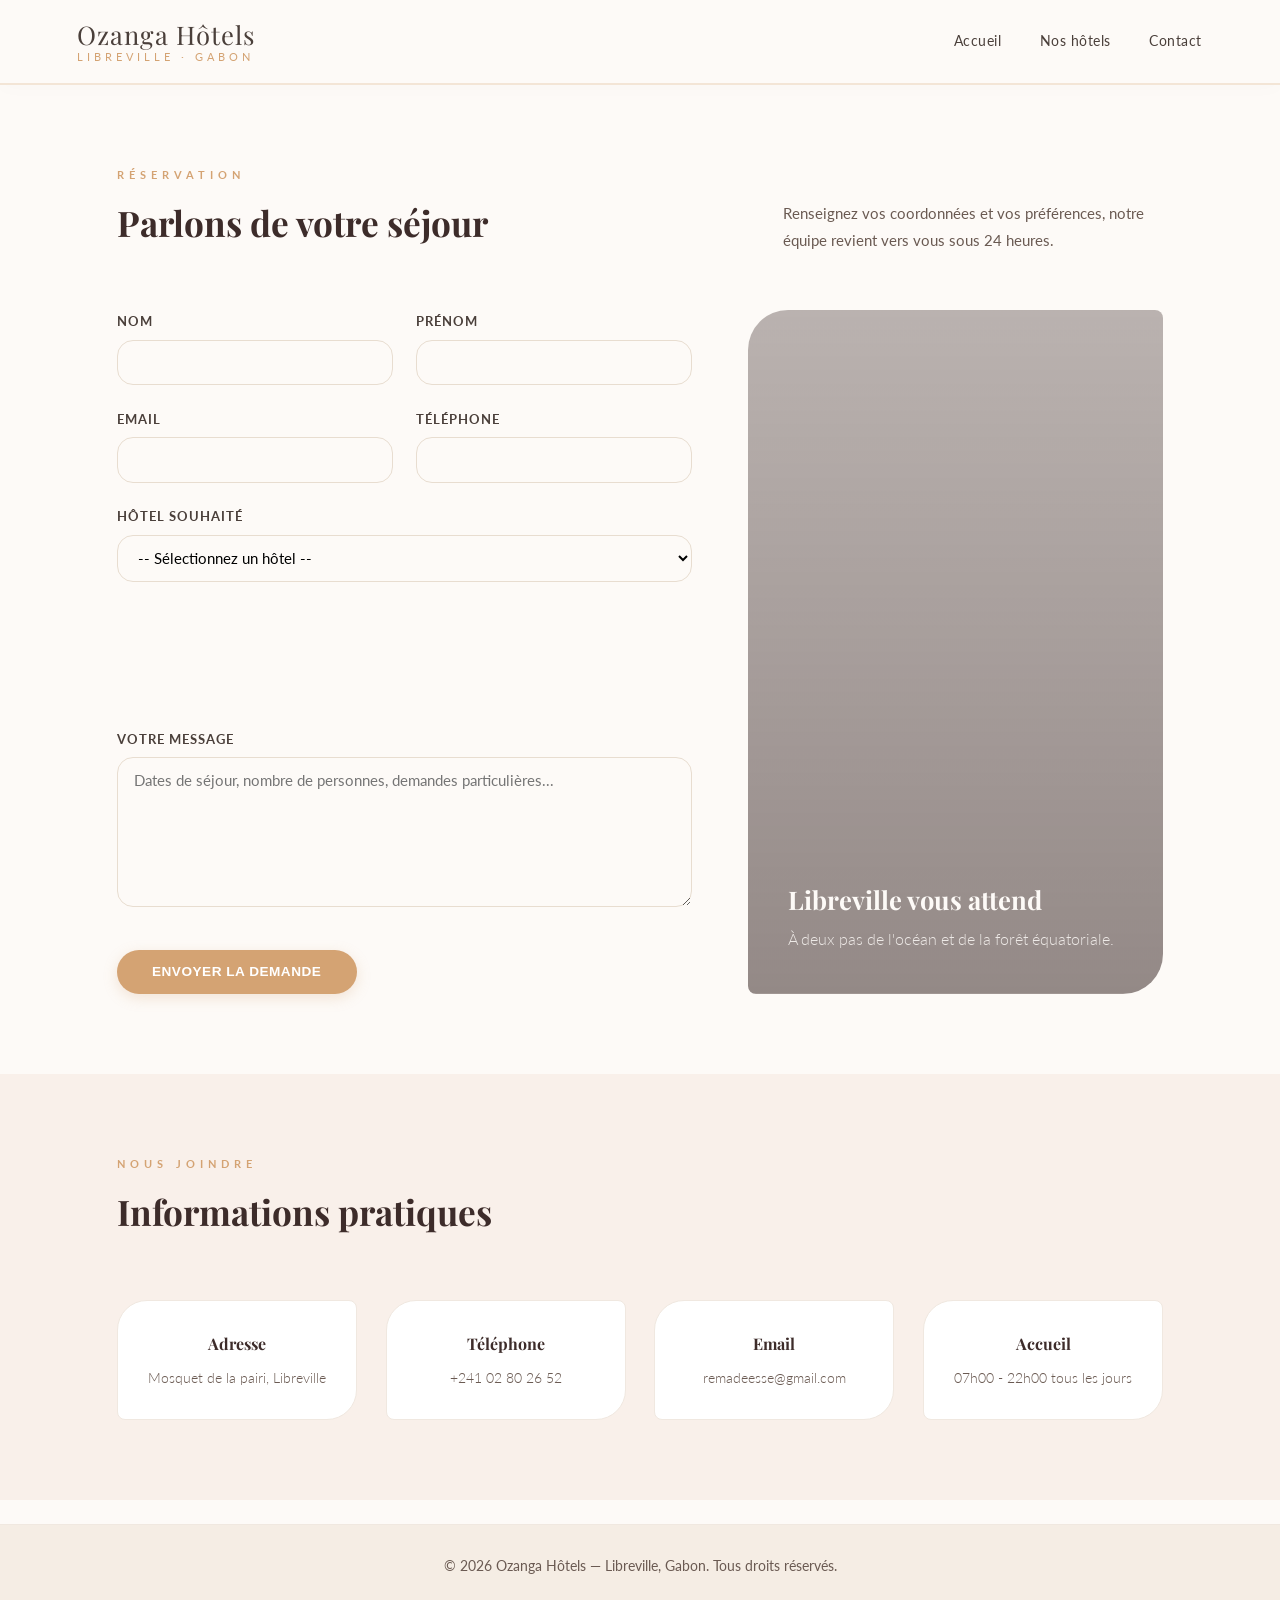
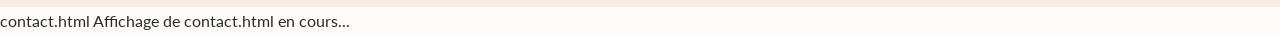
<file: contact.html>
<!doctype html>
<html lang="fr">
  <head>
    <meta charset="UTF-8" />
    <meta name="viewport" content="width=device-width, initial-scale=1.0" />
    <title>Contact — Ozanga Hôtels</title>
    <link rel="preconnect" href="https://fonts.googleapis.com" />
    <link
      href="https://fonts.googleapis.com/css2?family=Playfair+Display:wght@600;700&family=Lato:wght@300;400;700&display=swap"
      rel="stylesheet"
    />
    <link rel="stylesheet" href="style.css" />
  </head>
  <body>
    <header>
      <div class="entete-inner">
        <div class="logo">
          <span class="grand-nom">Ozanga Hôtels</span>
          <span class="sous-nom">Libreville · Gabon</span>
        </div>
        <nav>
          <ul>
            <li><a href="index.html">Accueil</a></li>
            <li><a href="hotels.html">Nos hôtels</a></li>
            <li><a href="contact.html">Contact</a></li>
          </ul>
        </nav>
      </div>
    </header>

    <main>
      <section>
        <div class="conteneur">
          <div class="entete-section">
            <div>
              <span class="etiquette">Réservation</span>
              <h2>Parlons de votre séjour</h2>
            </div>
            <p>
              Renseignez vos coordonnées et vos préférences, notre équipe
              revient vers vous sous 24 heures.
            </p>
          </div>

          <div class="zone-contact">
            <div class="colonne-form">
              <form action="#" method="post">
                <div class="ligne-champs">
                  <div class="champ">
                    <label for="nom">Nom</label>
                    <input type="text" id="nom" name="nom" required />
                  </div>
                  <div class="champ">
                    <label for="prenom">Prénom</label>
                    <input type="text" id="prenom" name="prenom" required />
                  </div>
                </div>

                <div class="ligne-champs">
                  <div class="champ">
                    <label for="email">Email</label>
                    <input type="email" id="email" name="email" required />
                  </div>
                  <div class="champ">
                    <label for="telephone">Téléphone</label>
                    <input
                      type="tel"
                      id="telephone"
                      name="telephone"
                      required
                    />
                  </div>
                </div>

                <div class="champ">
                  <label for="hotel">Hôtel souhaité</label>
                  <select id="hotel" name="hotel" required>
                    <option value="">-- Sélectionnez un hôtel --</option>
                    <option value="baobab">Le Baobab Palace</option>
                    <option value="okoume">Hôtel Okoumé</option>
                    <option value="estuaire">La Perle de l'Estuaire</option>
                    <option value="nze">Résidence Nzé</option>
                    <option value="akendengue">Villa Akendengué</option>
                    <option value="comptoir">Le Comptoir Colonial</option>
                    <option value="autre">Pas encore décidé</option>
                  </select>
                </div>

                <div class="champ">
                  <label for="message">Votre message</label>
                  <textarea
                    id="message"
                    name="message"
                    required
                    placeholder="Dates de séjour, nombre de personnes, demandes particulières..."
                  ></textarea>
                </div>

                <button
                  type="submit"
                  class="btn btn-principal"
                  style="border: none"
                >
                  Envoyer la demande
                </button>
              </form>
            </div>

            <div class="colonne-carte">
              <div>
                <h3>Libreville vous attend</h3>
                <p>À deux pas de l'océan et de la forêt équatoriale.</p>
              </div>
            </div>
          </div>
        </div>
      </section>

      <section class="fond-doux">
        <div class="conteneur">
          <div class="entete-section">
            <div>
              <span class="etiquette">Nous joindre</span>
              <h2>Informations pratiques</h2>
            </div>
          </div>

          <div class="infos-pratiques">
            <div class="carte-info">
              <h3>Adresse</h3>
              <p>Mosquet de la pairi, Libreville</p>
            </div>
            <div class="carte-info">
              <h3>Téléphone</h3>
              <p>+241 02 80 26 52</p>
            </div>
            <div class="carte-info">
              <h3>Email</h3>
              <p>remadeesse@gmail.com</p>
            </div>
            <div class="carte-info">
              <h3>Accueil</h3>
              <p>07h00 - 22h00 tous les jours</p>
            </div>
          </div>
        </div>
      </section>
    </main>

    <footer>
      <p>
        &copy; 2026 Ozanga Hôtels — Libreville, Gabon. Tous droits réservés.
      </p>
    </footer>
  </body>
</html>
contact.html
Affichage de contact.html en cours...
</file>
<file: style.css>
* {
  margin: 0;
  padding: 0;
  box-sizing: border-box;
}

html {
  scroll-behavior: smooth;
}

body {
  font-family: "Lato", "Segoe UI", sans-serif;
  background-color: #fdfaf7;
  color: #2c2c2c;
  line-height: 1.8;
}

h1,
h2,
h3 {
  font-family: "Playfair Display", Georgia, serif;
  font-weight: 700;
}

img {
  max-width: 100%;
  display: block;
}

a {
  text-decoration: none;
  color: inherit;
}

ul {
  list-style: none;
}

.conteneur {
  max-width: 1200px;
  margin: 0 auto;
  padding: 0 6%;
}

header {
  background-color: #fdfaf7;
  border-bottom: 2px solid rgba(212, 163, 115, 0.25);
  position: sticky;
  top: 0;
  z-index: 100;
  box-shadow: 0 2px 20px rgba(0, 0, 0, 0.02);
}

.entete-inner {
  display: flex;
  justify-content: space-between;
  align-items: center;
  flex-wrap: wrap;
  gap: 1.2rem;
  padding: 1.2rem 6%;
}

.logo {
  display: flex;
  flex-direction: column;
  line-height: 1.2;
}

.logo .grand-nom {
  font-family: "Playfair Display", serif;
  font-size: 1.6rem;
  color: #4a3f3a;
  letter-spacing: 1px;
}

.logo .sous-nom {
  font-size: 0.7rem;
  letter-spacing: 4px;
  text-transform: uppercase;
  color: #d4a373;
}

nav ul {
  display: flex;
  gap: 2.2rem;
}

nav a {
  position: relative;
  font-size: 0.9rem;
  letter-spacing: 0.5px;
  color: #4a3f3a;
  padding: 0.4rem 0.1rem;
  font-weight: 400;
  transition: color 0.3s;
}

nav a::after {
  content: "";
  position: absolute;
  left: 0;
  bottom: -2px;
  width: 0;
  height: 2px;
  background-color: #e6a68b;
  transition: width 0.3s;
}

nav a:hover {
  color: #e6a68b;
}

nav a:hover::after {
  width: 100%;
}

.hero {
  display: flex;
  align-items: stretch;
  min-height: 75vh;
  background: linear-gradient(135deg, #f9e8e0 0%, #f5ede4 100%);
}

.hero-texte {
  flex: 1 1 45%;
  display: flex;
  flex-direction: column;
  justify-content: center;
  gap: 1.4rem;
  padding: 4rem 6%;
  background: linear-gradient(
    160deg,
    rgba(249, 232, 224, 0.5),
    rgba(245, 237, 228, 0.7)
  );
  color: #4a3f3a;
}

.hero-etiquette {
  color: #d4a373;
  letter-spacing: 5px;
  text-transform: uppercase;
  font-size: 0.75rem;
  font-weight: 700;
}

.hero-texte h2 {
  font-size: 2.8rem;
  line-height: 1.15;
  max-width: 480px;
  color: #3d2c2a;
}

.hero-texte p {
  max-width: 440px;
  opacity: 0.8;
  font-weight: 300;
  font-size: 1.05rem;
}

.hero-boutons {
  display: flex;
  gap: 1rem;
  flex-wrap: wrap;
  margin-top: 0.4rem;
}

.hero-image {
  flex: 1 1 55%;
  background-image:
    linear-gradient(rgba(249, 232, 224, 0.05), rgba(245, 237, 228, 0.1)),
    url(https://cf.bstatic.com/xdata/images/hotel/max1024x768/503724501.jpg?k=806e2d9d2e3b191cd2e8cb0f21840208d9c403939ce0d7945ec563feac382f70&o=);
  background-size: cover;
  background-position: center;
  margin-left: -4rem;
  border-radius: 40px 0 0 40px;
  box-shadow: -8px 0 30px rgba(0, 0, 0, 0.02);
}

.btn {
  display: inline-flex;
  align-items: center;
  gap: 0.6rem;
  align-self: flex-start;
  padding: 0.9rem 2.2rem;
  border-radius: 50px;
  font-weight: 700;
  letter-spacing: 0.5px;
  font-size: 0.85rem;
  text-transform: uppercase;
  border: none;
  cursor: pointer;
  transition:
    background 0.3s,
    transform 0.2s,
    box-shadow 0.3s;
}

.btn-principal {
  background-color: #d4a373;
  color: #fff;
  box-shadow: 0 4px 14px rgba(212, 163, 115, 0.25);
}

.btn-principal:hover {
  background-color: #c28a6a;
  transform: translateY(-3px);
  box-shadow: 0 8px 25px rgba(212, 163, 115, 0.35);
}

.btn-secondaire {
  background-color: transparent;
  color: #4a3f3a;
  border: 1.5px solid #d4a373;
}

.btn-secondaire:hover {
  background-color: rgba(212, 163, 115, 0.08);
  transform: translateY(-3px);
}

section {
  padding: 5rem 0;
}

.entete-section {
  display: flex;
  justify-content: space-between;
  align-items: flex-end;
  flex-wrap: wrap;
  gap: 1.5rem;
  margin-bottom: 3.5rem;
}

.entete-section .etiquette {
  color: #d4a373;
  letter-spacing: 5px;
  text-transform: uppercase;
  font-size: 0.7rem;
  font-weight: 700;
  margin-bottom: 0.4rem;
  display: block;
}

.entete-section h2 {
  font-size: 2.2rem;
  color: #3d2c2a;
  max-width: 500px;
}

.entete-section p {
  max-width: 380px;
  color: #6a5a52;
  font-size: 0.95rem;
}

.fond-doux {
  background-color: #f9f0ea;
}

.grille-asymetrique {
  display: flex;
  flex-wrap: wrap;
  gap: 2rem;
}

.carte-hotel {
  background-color: #ffffff;
  border-radius: 24px 12px 24px 12px;
  overflow: hidden;
  box-shadow: 0 8px 28px rgba(0, 0, 0, 0.03);
  display: flex;
  flex-direction: column;
  transition:
    transform 0.3s,
    box-shadow 0.3s;
}

.carte-hotel:hover {
  transform: translateY(-8px);
  box-shadow: 0 16px 40px rgba(0, 0, 0, 0.06);
}

.carte-hotel .carte-image {
  width: 100%;
  height: 240px;
  object-fit: cover;
}

.carte-principale {
  flex: 1 1 100%;
  flex-direction: row;
}

.carte-principale .carte-image {
  flex: 1 1 55%;
  height: auto;
  min-height: 340px;
}

.carte-principale .carte-texte {
  flex: 1 1 45%;
}

.carte-secondaire {
  flex: 1 1 340px;
}

.carte-texte {
  padding: 2rem 1.8rem;
  display: flex;
  flex-direction: column;
  gap: 0.6rem;
  flex: 1;
}

.carte-texte .etoile {
  color: #f5b342;
  font-size: 1.2rem;
  letter-spacing: 4px;
  display: inline-block;
  text-shadow: 0 0 6px rgba(245, 179, 66, 0.3);
}

.carte-texte h3 {
  font-size: 1.4rem;
  color: #3d2c2a;
}

.carte-texte .lieu {
  font-size: 0.8rem;
  color: #a09088;
  text-transform: uppercase;
  letter-spacing: 1px;
}

.carte-texte p.description {
  color: #5a4a42;
  font-size: 0.95rem;
  flex: 1;
  font-weight: 300;
}

.carte-pied {
  display: flex;
  justify-content: space-between;
  align-items: center;
  margin-top: 0.8rem;
  padding-top: 1rem;
  border-top: 1px solid #f0e8e0;
}

.carte-pied .prix {
  color: #3d2c2a;
  font-weight: 700;
}

.carte-pied .prix span {
  font-weight: 300;
  color: #a09088;
  font-size: 0.8rem;
}

.carte-pied a {
  color: #d4a373;
  font-weight: 700;
  font-size: 0.8rem;
  letter-spacing: 0.5px;
  text-transform: uppercase;
  border-bottom: 1.5px solid #d4a373;
  padding-bottom: 3px;
  transition: opacity 0.3s;
}

.carte-pied a:hover {
  opacity: 0.6;
}

.bande-atout {
  display: flex;
  align-items: center;
  gap: 3.5rem;
  flex-wrap: wrap;
  margin-bottom: 4rem;
}

.bande-atout:last-child {
  margin-bottom: 0;
}

.bande-atout:nth-child(even) {
  flex-direction: row-reverse;
}

.bande-atout .atout-image {
  flex: 1 1 380px;
  height: 320px;
  object-fit: cover;
  border-radius: 30px 8px 30px 8px;
  box-shadow: 0 6px 20px rgba(0, 0, 0, 0.02);
}

.bande-atout .atout-texte {
  flex: 1 1 340px;
  display: flex;
  flex-direction: column;
  gap: 0.8rem;
}

.atout-texte .numero {
  font-family: "Playfair Display", serif;
  font-size: 2.4rem;
  color: #e6a68b;
}

.atout-texte h3 {
  font-size: 1.5rem;
  color: #3d2c2a;
}

.atout-texte p {
  color: #5a4a42;
  font-weight: 300;
}

.grille-hotels {
  display: flex;
  flex-wrap: wrap;
  gap: 2rem;
  justify-content: center;
}

.grille-hotels .carte-hotel {
  flex: 1 1 320px;
  max-width: 380px;
}

.zone-contact {
  display: flex;
  gap: 3.5rem;
  flex-wrap: wrap;
}

.zone-contact .colonne-form {
  flex: 1 1 480px;
}

.zone-contact .colonne-carte {
  flex: 1 1 320px;
  background-image:
    linear-gradient(rgba(61, 44, 42, 0.35), rgba(61, 44, 42, 0.55)),
    url("https://images.unsplash.com/photo-1566073771259-6a8506099945?w=900&h=1200&fit=crop");
  background-size: cover;
  background-position: center;
  border-radius: 40px 8px 40px 8px;
  min-height: 420px;
  display: flex;
  align-items: flex-end;
  padding: 2.5rem;
  color: #fdfaf7;
}

.zone-contact .colonne-carte h3 {
  font-size: 1.6rem;
  margin-bottom: 0.2rem;
}

.zone-contact .colonne-carte p {
  font-weight: 300;
  opacity: 0.85;
}

form {
  display: flex;
  flex-direction: column;
  gap: 1.4rem;
}

.ligne-champs {
  display: flex;
  gap: 1.4rem;
  flex-wrap: wrap;
}

.champ {
  flex: 1 1 200px;
  display: flex;
  flex-direction: column;
  gap: 0.4rem;
}

.champ label {
  font-size: 0.8rem;
  letter-spacing: 1px;
  text-transform: uppercase;
  color: #4a3f3a;
  font-weight: 700;
}

.champ input,
.champ select,
.champ textarea {
  padding: 0.8rem 1rem;
  border: 1.5px solid #e8ddd0;
  border-radius: 16px;
  font-family: inherit;
  font-size: 0.95rem;
  background-color: #fdfaf7;
  transition:
    border 0.3s,
    box-shadow 0.3s;
}

.champ input:focus,
.champ select:focus,
.champ textarea:focus {
  outline: none;
  border-color: #d4a373;
  box-shadow: 0 0 0 4px rgba(212, 163, 115, 0.08);
}

.champ textarea {
  min-height: 150px;
  resize: vertical;
}

.infos-pratiques {
  display: flex;
  flex-wrap: wrap;
  gap: 1.8rem;
}

.carte-info {
  flex: 1 1 200px;
  background-color: #ffffff;
  border-radius: 30px 8px 30px 8px;
  padding: 1.8rem 1.4rem;
  text-align: center;
  border: 1px solid #f0e8e0;
  transition:
    transform 0.3s,
    box-shadow 0.3s;
}

.carte-info:hover {
  transform: translateY(-4px);
  box-shadow: 0 8px 24px rgba(0, 0, 0, 0.02);
}

.carte-info h3 {
  color: #3d2c2a;
  font-size: 1rem;
  margin-bottom: 0.4rem;
}

.carte-info p {
  font-size: 0.9rem;
  color: #6a5a52;
  font-weight: 300;
}

footer {
  background-color: #f5ede4;
  color: #6a5a52;
  text-align: center;
  padding: 1.8rem 6%;
  font-size: 0.85rem;
  margin-top: 1.5rem;
  border-top: 1px solid #f0e8e0;
}

@media (max-width: 1024px) {
  .hero {
    min-height: auto;
    flex-direction: column;
  }

  .hero-image {
    margin-left: 0;
    min-height: 320px;
    border-radius: 0 0 40px 40px;
  }

  .carte-principale {
    flex-direction: column;
  }

  .carte-principale .carte-image {
    min-height: 260px;
  }
}

@media (max-width: 768px) {
  .entete-inner {
    flex-direction: column;
    align-items: flex-start;
    gap: 0.8rem;
  }

  nav ul {
    gap: 1.2rem;
    flex-wrap: wrap;
  }

  .hero-texte h2 {
    font-size: 2rem;
  }

  .bande-atout,
  .bande-atout:nth-child(even) {
    flex-direction: column;
  }

  .entete-section {
    flex-direction: column;
    align-items: flex-start;
  }

  section {
    padding: 3.5rem 0;
  }

  .zone-contact .colonne-carte {
    min-height: 280px;
  }
}

@media (max-width: 480px) {
  .hero-texte h2 {
    font-size: 1.6rem;
  }

  .hero-texte {
    padding: 2.5rem 5%;
  }

  .carte-principale .carte-image {
    min-height: 200px;
  }

  .carte-texte {
    padding: 1.4rem;
  }

  .carte-texte h3 {
    font-size: 1.2rem;
  }

  .ligne-champs {
    flex-direction: column;
  }

  .btn {
    width: 100%;
    justify-content: center;
  }
}
</file>
